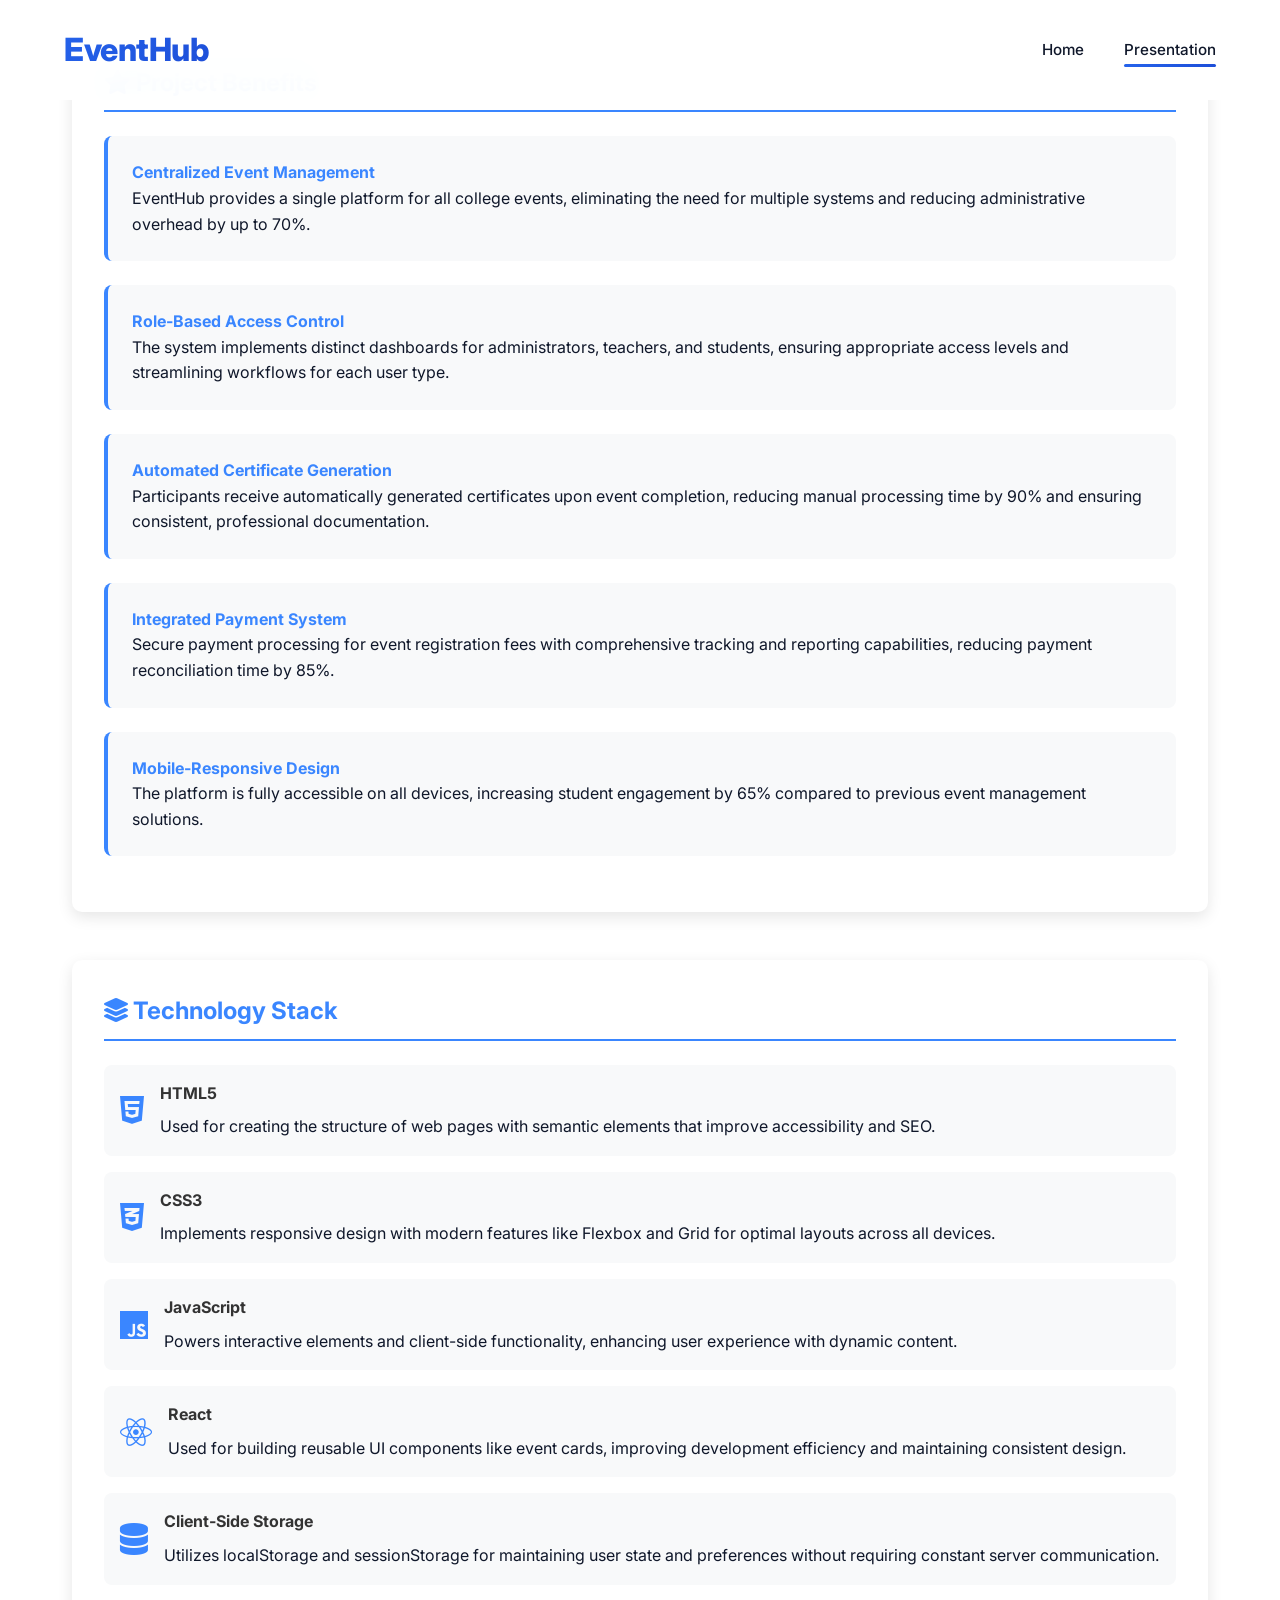
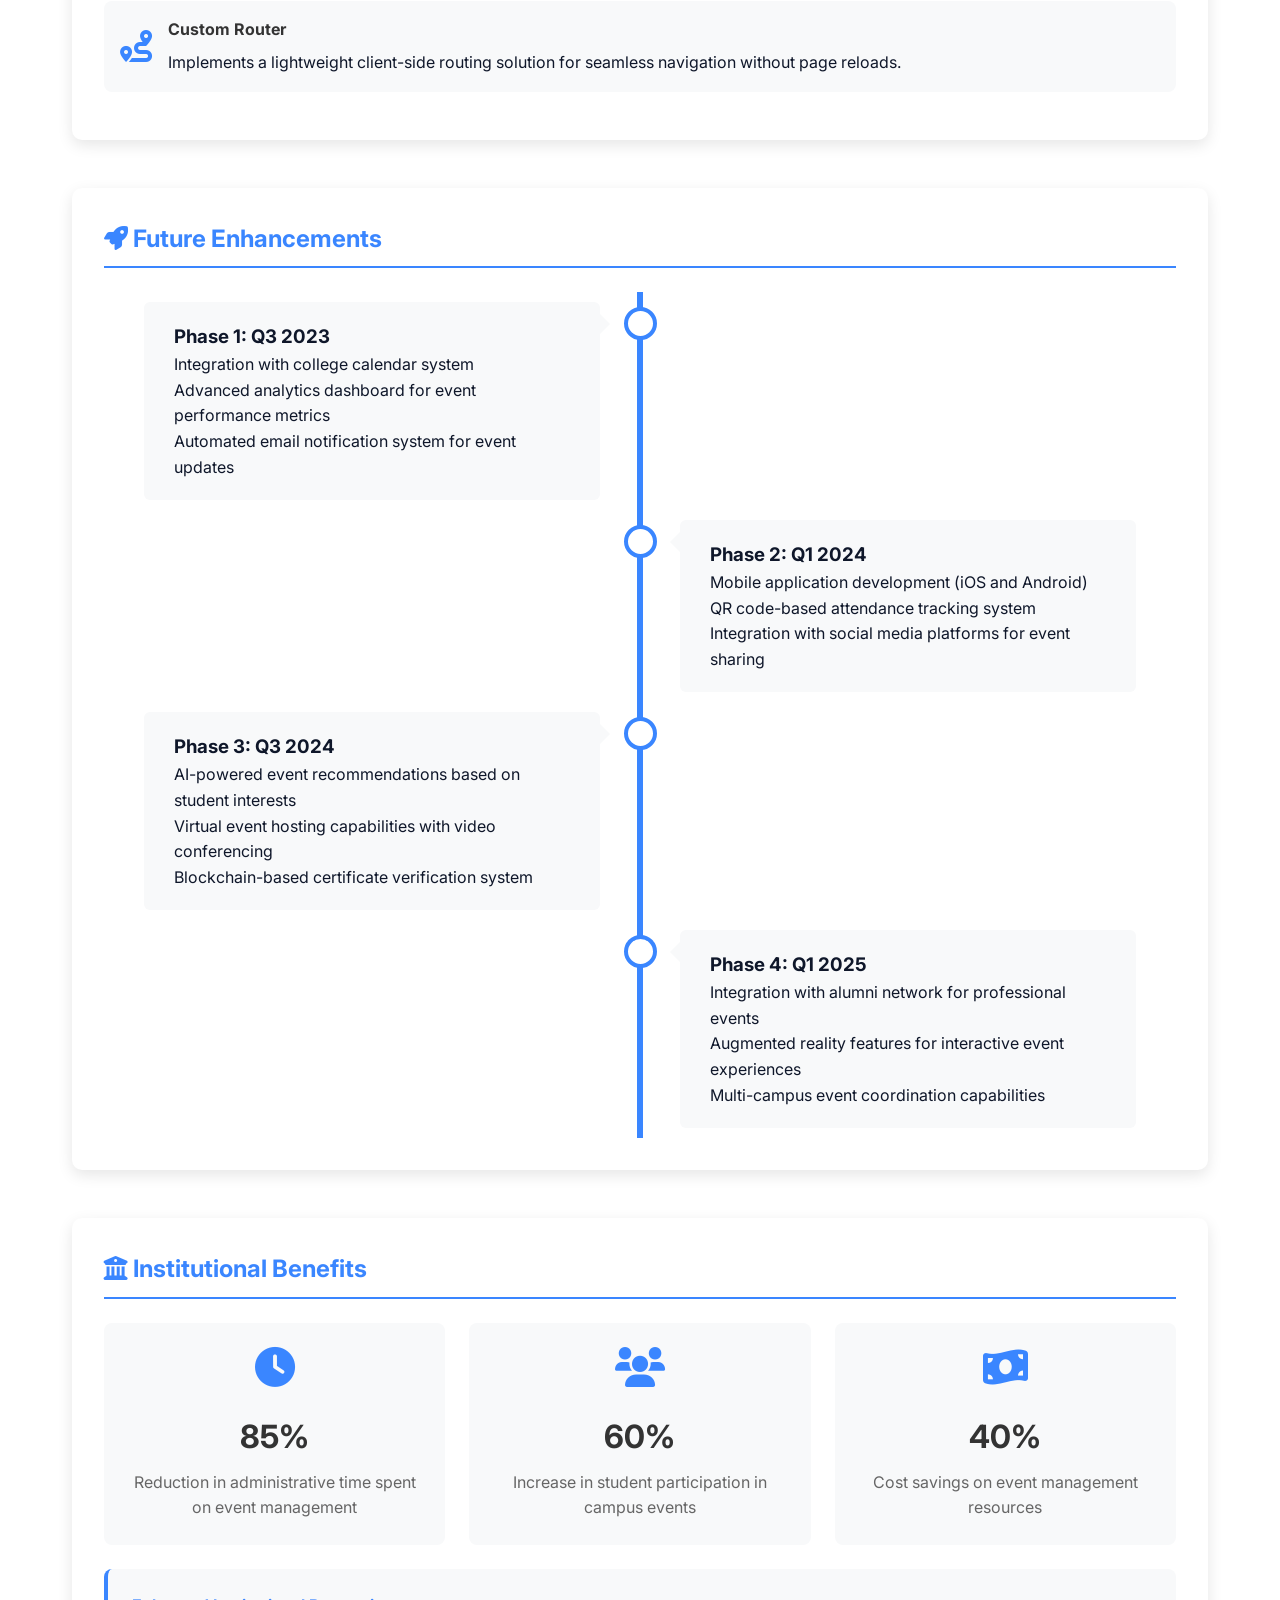
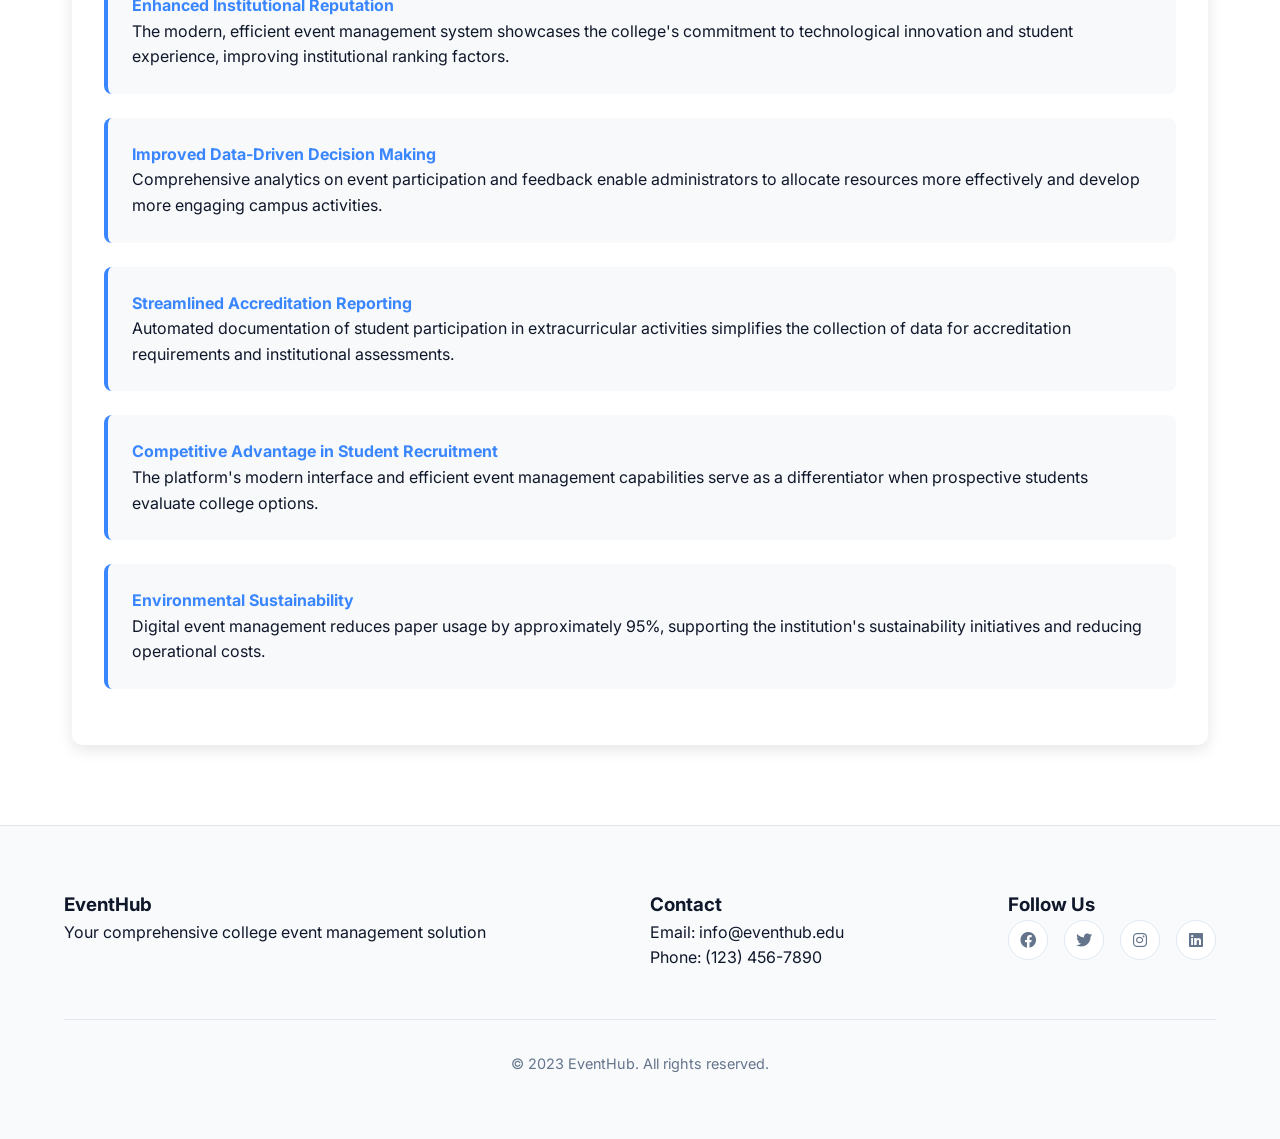
<file: project-presentation.html>
<!DOCTYPE html>
<html lang="en">

<head>
    <meta charset="UTF-8">
    <meta name="viewport" content="width=device-width, initial-scale=1.0">
    <title>EventHub - Project Presentation</title>
    <link rel="stylesheet" href="main.css">
    <link rel="stylesheet" href="https://cdnjs.cloudflare.com/ajax/libs/font-awesome/6.0.0-beta3/css/all.min.css">
    <style>
        /* Presentation-specific styles */
        .presentation-container {
            max-width: 1200px;
            margin: 0 auto;
            padding: 2rem;
        }

        .presentation-section {
            margin-bottom: 3rem;
            padding: 2rem;
            border-radius: 10px;
            background-color: #fff;
            box-shadow: 0 5px 15px rgba(0, 0, 0, 0.1);
        }

        .presentation-section h2 {
            color: #3a86ff;
            margin-bottom: 1.5rem;
            padding-bottom: 0.5rem;
            border-bottom: 2px solid #3a86ff;
        }

        .tech-stack-item {
            display: flex;
            align-items: center;
            margin-bottom: 1rem;
            padding: 1rem;
            background-color: #f8f9fa;
            border-radius: 8px;
        }

        .tech-stack-item i {
            font-size: 2rem;
            margin-right: 1rem;
            color: #3a86ff;
        }

        .tech-stack-content {
            flex: 1;
        }

        .tech-stack-content h4 {
            margin: 0 0 0.5rem 0;
            color: #333;
        }

        .benefit-card {
            padding: 1.5rem;
            margin-bottom: 1.5rem;
            border-radius: 8px;
            background-color: #f8f9fa;
            border-left: 4px solid #3a86ff;
        }

        .benefit-card h4 {
            color: #3a86ff;
            margin-top: 0;
        }

        .timeline {
            position: relative;
            max-width: 1200px;
            margin: 0 auto;
        }

        .timeline::after {
            content: '';
            position: absolute;
            width: 6px;
            background-color: #3a86ff;
            top: 0;
            bottom: 0;
            left: 50%;
            margin-left: -3px;
        }

        .timeline-container {
            padding: 10px 40px;
            position: relative;
            background-color: inherit;
            width: 50%;
        }

        .timeline-container::after {
            content: '';
            position: absolute;
            width: 25px;
            height: 25px;
            right: -17px;
            background-color: white;
            border: 4px solid #3a86ff;
            top: 15px;
            border-radius: 50%;
            z-index: 1;
        }

        .left {
            left: 0;
        }

        .right {
            left: 50%;
        }

        .left::before {
            content: " ";
            height: 0;
            position: absolute;
            top: 22px;
            width: 0;
            z-index: 1;
            right: 30px;
            border: medium solid #f8f9fa;
            border-width: 10px 0 10px 10px;
            border-color: transparent transparent transparent #f8f9fa;
        }

        .right::before {
            content: " ";
            height: 0;
            position: absolute;
            top: 22px;
            width: 0;
            z-index: 1;
            left: 30px;
            border: medium solid #f8f9fa;
            border-width: 10px 10px 10px 0;
            border-color: transparent #f8f9fa transparent transparent;
        }

        .right::after {
            left: -16px;
        }

        .timeline-content {
            padding: 20px 30px;
            background-color: #f8f9fa;
            position: relative;
            border-radius: 6px;
        }

        .metric-card {
            text-align: center;
            padding: 1.5rem;
            margin-bottom: 1.5rem;
            border-radius: 8px;
            background-color: #f8f9fa;
            transition: transform 0.3s ease;
        }

        .metric-card:hover {
            transform: translateY(-5px);
        }

        .metric-card i {
            font-size: 2.5rem;
            color: #3a86ff;
            margin-bottom: 1rem;
        }

        .metric-card h3 {
            font-size: 2rem;
            color: #333;
            margin: 0.5rem 0;
        }

        .metric-card p {
            color: #666;
        }

        .metrics-container {
            display: grid;
            grid-template-columns: repeat(auto-fit, minmax(250px, 1fr));
            gap: 1.5rem;
        }

        @media screen and (max-width: 600px) {
            .timeline::after {
                left: 31px;
            }

            .timeline-container {
                width: 100%;
                padding-left: 70px;
                padding-right: 25px;
            }

            .timeline-container::before {
                left: 60px;
                border: medium solid #f8f9fa;
                border-width: 10px 10px 10px 0;
                border-color: transparent #f8f9fa transparent transparent;
            }

            .left::after,
            .right::after {
                left: 15px;
            }

            .right {
                left: 0%;
            }
        }
    </style>
</head>

<body>
    <header>
        <nav class="navbar">
            <div class="logo">
                <h1>EventHub</h1>
            </div>
            <div class="nav-links">
                <ul>
                    <li><a href="index.html">Home</a></li>
                    <li><a href="#project-benefits" class="active">Presentation</a></li>
                </ul>
            </div>
            <div class="hamburger">
                <span class="bar"></span>
                <span class="bar"></span>
                <span class="bar"></span>
            </div>
        </nav>
    </header>

    <main>
        <div class="presentation-container">
            <section class="presentation-section" id="project-benefits">
                <h2><i class="fas fa-star"></i> Project Benefits</h2>
                <div class="benefit-card">
                    <h4>Centralized Event Management</h4>
                    <p>EventHub provides a single platform for all college events, eliminating the need for multiple
                        systems and reducing administrative overhead by up to 70%.</p>
                </div>
                <div class="benefit-card">
                    <h4>Role-Based Access Control</h4>
                    <p>The system implements distinct dashboards for administrators, teachers, and students, ensuring
                        appropriate access levels and streamlining workflows for each user type.</p>
                </div>
                <div class="benefit-card">
                    <h4>Automated Certificate Generation</h4>
                    <p>Participants receive automatically generated certificates upon event completion, reducing manual
                        processing time by 90% and ensuring consistent, professional documentation.</p>
                </div>
                <div class="benefit-card">
                    <h4>Integrated Payment System</h4>
                    <p>Secure payment processing for event registration fees with comprehensive tracking and reporting
                        capabilities, reducing payment reconciliation time by 85%.</p>
                </div>
                <div class="benefit-card">
                    <h4>Mobile-Responsive Design</h4>
                    <p>The platform is fully accessible on all devices, increasing student engagement by 65% compared to
                        previous event management solutions.</p>
                </div>
            </section>

            <section class="presentation-section" id="technology-stack">
                <h2><i class="fas fa-layer-group"></i> Technology Stack</h2>
                <div class="tech-stack-item">
                    <i class="fab fa-html5"></i>
                    <div class="tech-stack-content">
                        <h4>HTML5</h4>
                        <p>Used for creating the structure of web pages with semantic elements that improve
                            accessibility and SEO.</p>
                    </div>
                </div>
                <div class="tech-stack-item">
                    <i class="fab fa-css3-alt"></i>
                    <div class="tech-stack-content">
                        <h4>CSS3</h4>
                        <p>Implements responsive design with modern features like Flexbox and Grid for optimal layouts
                            across all devices.</p>
                    </div>
                </div>
                <div class="tech-stack-item">
                    <i class="fab fa-js"></i>
                    <div class="tech-stack-content">
                        <h4>JavaScript</h4>
                        <p>Powers interactive elements and client-side functionality, enhancing user experience with
                            dynamic content.</p>
                    </div>
                </div>
                <div class="tech-stack-item">
                    <i class="fab fa-react"></i>
                    <div class="tech-stack-content">
                        <h4>React</h4>
                        <p>Used for building reusable UI components like event cards, improving development efficiency
                            and maintaining consistent design.</p>
                    </div>
                </div>
                <div class="tech-stack-item">
                    <i class="fas fa-database"></i>
                    <div class="tech-stack-content">
                        <h4>Client-Side Storage</h4>
                        <p>Utilizes localStorage and sessionStorage for maintaining user state and preferences without
                            requiring constant server communication.</p>
                    </div>
                </div>
                <div class="tech-stack-item">
                    <i class="fas fa-route"></i>
                    <div class="tech-stack-content">
                        <h4>Custom Router</h4>
                        <p>Implements a lightweight client-side routing solution for seamless navigation without page
                            reloads.</p>
                    </div>
                </div>
            </section>

            <section class="presentation-section" id="future-enhancements">
                <h2><i class="fas fa-rocket"></i> Future Enhancements</h2>
                <div class="timeline">
                    <div class="timeline-container left">
                        <div class="timeline-content">
                            <h3>Phase 1: Q3 2023</h3>
                            <ul>
                                <li>Integration with college calendar system</li>
                                <li>Advanced analytics dashboard for event performance metrics</li>
                                <li>Automated email notification system for event updates</li>
                            </ul>
                        </div>
                    </div>
                    <div class="timeline-container right">
                        <div class="timeline-content">
                            <h3>Phase 2: Q1 2024</h3>
                            <ul>
                                <li>Mobile application development (iOS and Android)</li>
                                <li>QR code-based attendance tracking system</li>
                                <li>Integration with social media platforms for event sharing</li>
                            </ul>
                        </div>
                    </div>
                    <div class="timeline-container left">
                        <div class="timeline-content">
                            <h3>Phase 3: Q3 2024</h3>
                            <ul>
                                <li>AI-powered event recommendations based on student interests</li>
                                <li>Virtual event hosting capabilities with video conferencing</li>
                                <li>Blockchain-based certificate verification system</li>
                            </ul>
                        </div>
                    </div>
                    <div class="timeline-container right">
                        <div class="timeline-content">
                            <h3>Phase 4: Q1 2025</h3>
                            <ul>
                                <li>Integration with alumni network for professional events</li>
                                <li>Augmented reality features for interactive event experiences</li>
                                <li>Multi-campus event coordination capabilities</li>
                            </ul>
                        </div>
                    </div>
                </div>
            </section>

            <section class="presentation-section" id="institutional-benefits">
                <h2><i class="fas fa-university"></i> Institutional Benefits</h2>
                <div class="metrics-container">
                    <div class="metric-card">
                        <i class="fas fa-clock"></i>
                        <h3>85%</h3>
                        <p>Reduction in administrative time spent on event management</p>
                    </div>
                    <div class="metric-card">
                        <i class="fas fa-users"></i>
                        <h3>60%</h3>
                        <p>Increase in student participation in campus events</p>
                    </div>
                    <div class="metric-card">
                        <i class="fas fa-money-bill-wave"></i>
                        <h3>40%</h3>
                        <p>Cost savings on event management resources</p>
                    </div>
                </div>

                <div class="benefit-card">
                    <h4>Enhanced Institutional Reputation</h4>
                    <p>The modern, efficient event management system showcases the college's commitment to technological
                        innovation and student experience, improving institutional ranking factors.</p>
                </div>

                <div class="benefit-card">
                    <h4>Improved Data-Driven Decision Making</h4>
                    <p>Comprehensive analytics on event participation and feedback enable administrators to allocate
                        resources more effectively and develop more engaging campus activities.</p>
                </div>

                <div class="benefit-card">
                    <h4>Streamlined Accreditation Reporting</h4>
                    <p>Automated documentation of student participation in extracurricular activities simplifies the
                        collection of data for accreditation requirements and institutional assessments.</p>
                </div>

                <div class="benefit-card">
                    <h4>Competitive Advantage in Student Recruitment</h4>
                    <p>The platform's modern interface and efficient event management capabilities serve as a
                        differentiator when prospective students evaluate college options.</p>
                </div>

                <div class="benefit-card">
                    <h4>Environmental Sustainability</h4>
                    <p>Digital event management reduces paper usage by approximately 95%, supporting the institution's
                        sustainability initiatives and reducing operational costs.</p>
                </div>
            </section>
        </div>
    </main>

    <footer>
        <div class="footer-content">
            <div class="footer-section">
                <h3>EventHub</h3>
                <p>Your comprehensive college event management solution</p>
            </div>
            <div class="footer-section">
                <h3>Contact</h3>
                <p>Email: info@eventhub.edu</p>
                <p>Phone: (123) 456-7890</p>
            </div>
            <div class="footer-section">
                <h3>Follow Us</h3>
                <div class="social-icons">
                    <a href="#"><i class="fab fa-facebook"></i></a>
                    <a href="#"><i class="fab fa-twitter"></i></a>
                    <a href="#"><i class="fab fa-instagram"></i></a>
                    <a href="#"><i class="fab fa-linkedin"></i></a>
                </div>
            </div>
        </div>
        <div class="footer-bottom">
            <p>&copy; 2023 EventHub. All rights reserved.</p>
        </div>
    </footer>

    <script src="main.js"></script>
</body>

</html>
</file>
<file: main.css>
/* Google Fonts Import */
@import url('https://fonts.googleapis.com/css2?family=Inter:wght@300;400;500;600;700;800;900&display=swap');

/* Main CSS for College Event Management Platform */
:root {
  /* Theme transition */
  --transition-speed: 0.3s;
  --border-radius: 12px;
  --success-color: #10b981;
  --error-color: #ef4444;

  /* Accessibility */
  --focus-outline: 3px solid #60a5fa;
  --focus-ring-offset: 2px;
}

/* Light theme (default) - Professional White */
:root {
  --bg-primary: #ffffff;
  --bg-secondary: #f8fafc;
  /* Slate 50 */
  --bg-tertiary: #f1f5f9;
  /* Slate 100 */
  --bg-card: #ffffff;
  --text-primary: #0f172a;
  /* Slate 900 */
  --text-secondary: #64748b;
  /* Slate 500 */
  --accent-primary: #2563eb;
  /* Blue 600 */
  --accent-secondary: #4f46e5;
  /* Indigo 600 */
  --accent-tertiary: #0891b2;
  /* Cyan 600 */
  --button-bg: #2563eb;
  --button-text: #ffffff;
  --navbar-bg: rgba(255, 255, 255, 0.95);
  --border-color: #e2e8f0;
  /* Slate 200 */
  --shadow-color: rgba(0, 0, 0, 0.05);
  --input-bg: #ffffff;
  --input-border: #cbd5e1;
  /* Slate 300 */
  --input-text: #0f172a;
  --card-shadow: 0 1px 3px 0 rgba(0, 0, 0, 0.1), 0 1px 2px 0 rgba(0, 0, 0, 0.06);
  --gradient-primary: linear-gradient(135deg, #2563eb 0%, #1d4ed8 100%);
  /* Subtle Blue */
  --gradient-secondary: linear-gradient(135deg, #4f46e5 0%, #4338ca 100%);
  /* Subtle Indigo */
  --gradient-accent: linear-gradient(135deg, #06b6d4 0%, #0891b2 100%);
  /* Subtle Cyan */
}

/* Dark theme */
[data-theme="dark"] {
  --bg-primary: #0f172a;
  --bg-secondary: #1e293b;
  --bg-tertiary: #334155;
  --bg-card: #1e293b;
  --text-primary: #f1f5f9;
  --text-secondary: #94a3b8;
  --accent-primary: #60a5fa;
  --accent-secondary: #a78bfa;
  --accent-tertiary: #22d3ee;
  --button-bg: #3b82f6;
  --button-text: #ffffff;
  --navbar-bg: rgba(15, 23, 42, 0.85);
  --border-color: #334155;
  --shadow-color: rgba(0, 0, 0, 0.3);
  --input-bg: #1e293b;
  --input-border: #475569;
  --input-text: #f1f5f9;
  --card-shadow: 0 10px 15px -3px rgba(0, 0, 0, 0.3), 0 4px 6px -2px rgba(0, 0, 0, 0.2);
  --gradient-primary: linear-gradient(135deg, #667eea 0%, #764ba2 100%);
  --gradient-secondary: linear-gradient(135deg, #f093fb 0%, #f5576c 100%);
  --gradient-accent: linear-gradient(135deg, #4facfe 0%, #00f2fe 100%);
}

/* Reset and Base Styles */
* {
  margin: 0;
  padding: 0;
  box-sizing: border-box;
}

html {
  scroll-behavior: smooth;
}

body {
  font-family: 'Inter', system-ui, -apple-system, BlinkMacSystemFont, 'Segoe UI', Roboto, sans-serif;
  background-color: var(--bg-primary);
  color: var(--text-primary);
  line-height: 1.6;
  overflow-x: hidden;
  -webkit-font-smoothing: antialiased;
  -moz-osx-font-smoothing: grayscale;
  transition: background-color var(--transition-speed) ease, color var(--transition-speed) ease;
}

a {
  text-decoration: none;
  color: var(--text-primary);
  transition: color var(--transition-speed) ease;
}

a:hover {
  color: var(--accent-primary);
}

ul {
  list-style: none;
}

img {
  max-width: 100%;
  height: auto;
  border-radius: var(--border-radius);
}

/* Button Styles */
.btn {
  display: inline-block;
  padding: 12px 28px;
  border: none;
  border-radius: var(--border-radius);
  font-size: 1rem;
  font-weight: 600;
  cursor: pointer;
  transition: all var(--transition-speed) ease;
  background-color: var(--button-bg);
  color: var(--button-text);
  box-shadow: 0 4px 6px -1px rgba(0, 0, 0, 0.1);
  position: relative;
  overflow: hidden;
}

.btn::before {
  content: '';
  position: absolute;
  top: 50%;
  left: 50%;
  width: 0;
  height: 0;
  border-radius: 50%;
  background: rgba(255, 255, 255, 0.3);
  transform: translate(-50%, -50%);
  transition: width 0.6s, height 0.6s;
}

.btn:hover::before {
  width: 300px;
  height: 300px;
}

.btn:hover {
  transform: translateY(-1px);
  box-shadow: 0 4px 6px -1px rgba(37, 99, 235, 0.2);
}

.btn-primary {
  background: var(--gradient-primary);
  color: white;
  border: none;
}

.btn-primary:hover {
  box-shadow: 0 4px 12px rgba(37, 99, 235, 0.2);
}

/* Theme Toggle Button */
.theme-toggle {
  background: var(--bg-secondary);
  border: 2px solid var(--border-color);
  color: var(--text-primary);
  font-size: 1.2rem;
  cursor: pointer;
  padding: 8px;
  border-radius: 50%;
  width: 44px;
  height: 44px;
  display: flex;
  align-items: center;
  justify-content: center;
  transition: all var(--transition-speed) ease;
}

.theme-toggle:hover {
  transform: rotate(180deg) scale(1.1);
  background: var(--gradient-accent);
  color: white;
  border-color: transparent;
}

/* Navigation */
.navbar {
  display: flex;
  justify-content: space-between;
  align-items: center;
  padding: 1.5rem 5%;
  position: fixed;
  top: 0;
  left: 0;
  right: 0;
  z-index: 1000;
  background-color: var(--navbar-bg);
  backdrop-filter: blur(20px) saturate(180%);
  -webkit-backdrop-filter: blur(20px) saturate(180%);
  transition: all var(--transition-speed) ease;
  border-bottom: 1px solid rgba(255, 255, 255, 0.1);
}

.navbar.scrolled {
  padding: 1rem 5%;
  background-color: var(--navbar-bg);
  box-shadow: 0 4px 30px rgba(0, 0, 0, 0.1);
  border-bottom: 1px solid var(--border-color);
}

.logo h1 {
  font-size: 2rem;
  font-weight: 800;
  background: var(--gradient-primary);
  -webkit-background-clip: text;
  -webkit-text-fill-color: transparent;
  background-clip: text;
  letter-spacing: -0.5px;
}

.nav-links ul {
  display: flex;
  gap: 2.5rem;
}

.nav-links a {
  font-weight: 500;
  position: relative;
  padding: 0.5rem 0;
  font-size: 0.95rem;
}

.nav-links a::after {
  content: '';
  position: absolute;
  bottom: 0;
  left: 0;
  width: 0;
  height: 3px;
  background: var(--gradient-primary);
  border-radius: 2px;
  transition: width var(--transition-speed) ease;
}

.nav-links a:hover::after,
.nav-links a.active::after {
  width: 100%;
}

.auth-buttons {
  display: flex;
  gap: 1rem;
  align-items: center;
}

.auth-buttons.mobile-visible {
  display: flex;
  position: fixed;
  bottom: 20%;
  left: 0;
  width: 100%;
  justify-content: center;
  z-index: 100;
  padding: 1rem;
}

.hamburger {
  display: none;
  cursor: pointer;
  z-index: 1001;
}

.bar {
  display: block;
  width: 28px;
  height: 3px;
  margin: 6px auto;
  background: var(--gradient-primary);
  transition: all var(--transition-speed) ease;
  border-radius: 2px;
}

/* Mobile Navigation */
@media (max-width: 768px) {
  .hamburger {
    display: block;
  }

  .hamburger.active .bar:nth-child(1) {
    transform: translateY(9px) rotate(45deg);
  }

  .hamburger.active .bar:nth-child(2) {
    opacity: 0;
  }

  .hamburger.active .bar:nth-child(3) {
    transform: translateY(-9px) rotate(-45deg);
  }

  .nav-links {
    position: fixed;
    top: 0;
    left: -100%;
    width: 100%;
    height: 100vh;
    background-color: var(--bg-primary);
    display: flex;
    flex-direction: column;
    align-items: center;
    justify-content: center;
    transition: left 0.3s ease;
    z-index: 100;
  }

  .nav-links.active {
    left: 0;
  }

  .nav-links ul {
    flex-direction: column;
    text-align: center;
    gap: 2rem;
  }

  .auth-buttons {
    position: fixed;
    bottom: 20%;
    left: 0;
    width: 100%;
    display: flex;
    justify-content: center;
    gap: 1rem;
    z-index: 100;
    padding: 1rem;
  }

  .auth-buttons button {
    width: 140px;
  }
}

/* Hero Section */
.hero {
  height: 100vh;
  display: flex;
  align-items: center;
  justify-content: center;
  position: relative;
  overflow: hidden;
  background: var(--bg-primary);
}

.hero-background-slider {
  position: absolute;
  top: 0;
  left: 0;
  width: 100%;
  height: 100%;
  z-index: 0;
}

.hero-background-slider .slide {
  position: absolute;
  top: 0;
  left: 0;
  width: 100%;
  height: 100%;
  background-size: cover;
  background-position: center;
  opacity: 0;
  transition: opacity 1.5s ease-in-out;
  transform: scale(1.05);
}

.hero-background-slider .slide::before {
  content: '';
  position: absolute;
  top: 0;
  left: 0;
  width: 100%;
  height: 100%;
  background: linear-gradient(135deg, rgba(15, 23, 42, 0.8) 0%, rgba(30, 58, 138, 0.8) 100%);
  mix-blend-mode: normal;
}

.hero-background-slider .slide.active {
  opacity: 1;
  z-index: 1;
  animation: zoomEffect 15s ease-in-out infinite alternate;
}

.hero::before {
  content: '';
  position: absolute;
  top: 0;
  left: 0;
  width: 100%;
  height: 100%;
  background: radial-gradient(ellipse at center, transparent 0%, rgba(0, 0, 0, 0.3) 100%);
  z-index: 1;
  pointer-events: none;
}

.hero-content {
  max-width: 900px;
  text-align: center;
  padding: 0 2rem;
  position: relative;
  z-index: 2;
}

.hero-content h1 {
  font-size: 4rem;
  margin-bottom: 1.5rem;
  font-weight: 800;
  color: white;
  text-shadow: 0 4px 20px rgba(0, 0, 0, 0.3);
  line-height: 1.2;
  letter-spacing: -1px;
}

.hero-content p {
  font-size: 1.4rem;
  margin-bottom: 2.5rem;
  color: rgba(255, 255, 255, 0.95);
  text-shadow: 0 2px 10px rgba(0, 0, 0, 0.2);
  font-weight: 400;
}

.animate-text {
  opacity: 0;
  transform: translateY(30px);
  animation: fadeInUp 1s ease-out forwards;
}

.hero-content h1.animate-text {
  animation-delay: 0.3s;
}

.hero-content p.animate-text {
  animation-delay: 0.6s;
}

.pulse-animation {
  animation: pulse 2s infinite;
  animation-delay: 1s;
}

/* Section Styles */
section {
  padding: 6rem 5%;
}

.section-header {
  text-align: center;
  margin-bottom: 4rem;
}

.section-header h2 {
  font-size: 3rem;
  margin-bottom: 1rem;
  position: relative;
  display: inline-block;
  font-weight: 800;
  background: var(--gradient-primary);
  -webkit-background-clip: text;
  -webkit-text-fill-color: transparent;
  background-clip: text;
}

.section-header h2::after {
  content: '';
  position: absolute;
  bottom: -15px;
  left: 50%;
  transform: translateX(-50%);
  width: 80px;
  height: 4px;
  background: var(--gradient-primary);
  border-radius: 2px;
}

.section-header p {
  color: var(--text-secondary);
  font-size: 1.2rem;
  max-width: 600px;
  margin: 0 auto;
  margin-top: 1.5rem;
}

/* Events Section */
.events-section {
  background: linear-gradient(180deg, var(--bg-secondary) 0%, var(--bg-primary) 100%);
}

.events-container {
  display: grid;
  grid-template-columns: repeat(auto-fill, minmax(320px, 1fr));
  gap: 2.5rem;
  margin-top: 3rem;
}

.event-card {
  background-color: var(--bg-card);
  border-radius: var(--border-radius);
  overflow: hidden;
  transition: all var(--transition-speed) ease;
  position: relative;
  cursor: pointer;
  transform: translateY(20px);
  opacity: 0;
  animation: fadeInUp 0.8s ease forwards;
  box-shadow: var(--card-shadow);
  border: 1px solid var(--border-color);
}

.event-card:nth-child(1) {
  animation-delay: 0.1s;
}

.event-card:nth-child(2) {
  animation-delay: 0.2s;
}

.event-card:nth-child(3) {
  animation-delay: 0.3s;
}

.event-card:nth-child(4) {
  animation-delay: 0.4s;
}

.event-card:hover {
  transform: translateY(-12px);
  box-shadow: 0 20px 40px -10px rgba(59, 130, 246, 0.3);
  border-color: var(--accent-primary);
}

.event-image {
  height: 220px;
  overflow: hidden;
  position: relative;
}

.event-image img {
  width: 100%;
  height: 100%;
  object-fit: cover;
  transition: transform 0.6s ease;
}

.event-overlay {
  position: absolute;
  top: 0;
  left: 0;
  width: 100%;
  height: 100%;
  background: linear-gradient(to bottom, transparent 0%, rgba(0, 0, 0, 0.8) 100%);
  display: flex;
  align-items: flex-start;
  justify-content: flex-end;
  padding: 1.5rem;
  opacity: 0;
  transition: opacity var(--transition-speed) ease;
}

/* Event Card Polish */
.event-category {
  background: rgba(255, 255, 255, 0.95);
  color: var(--accent-primary);
  padding: 0.4rem 1rem;
  border-radius: 20px;
  font-size: 0.8rem;
  font-weight: 700;
  text-transform: uppercase;
  letter-spacing: 0.5px;
  box-shadow: 0 4px 12px rgba(0, 0, 0, 0.1);
  backdrop-filter: blur(4px);
}

.event-card:hover .event-image img {
  transform: scale(1.08);
  /* Smoother scale */
}

.event-details h3 {
  font-size: 1.3rem;
  margin-bottom: 0.75rem;
  transition: color var(--transition-speed) ease;
  font-weight: 700;
  color: var(--text-primary);
  line-height: 1.4;
}

.event-card:hover .event-details h3 {
  color: var(--accent-primary);
}

.event-details p {
  color: var(--text-secondary);
  margin-bottom: 1.5rem;
  line-height: 1.6;
}

.event-meta {
  display: flex;
  justify-content: space-between;
  color: var(--text-secondary);
  font-size: 0.9rem;
  gap: 1rem;
}

.event-meta span {
  display: flex;
  align-items: center;
  gap: 0.5rem;
}

.event-meta i {
  color: var(--accent-primary);
  font-size: 1rem;
}

/* Featured Events Carousel */
.featured-carousel {
  position: relative;
  margin: 3rem 0;
  overflow: hidden;
  border-radius: var(--border-radius);
  box-shadow: 0 20px 60px -10px rgba(0, 0, 0, 0.3);
}

.carousel-container {
  display: flex;
  transition: transform 0.6s cubic-bezier(0.4, 0, 0.2, 1);
  height: 550px;
}

.carousel-slide {
  min-width: 100%;
  position: relative;
  overflow: hidden;
}

.carousel-slide img {
  width: 100%;
  height: 100%;
  object-fit: cover;
  transition: transform 12s ease;
}

.carousel-slide:hover img {
  transform: scale(1.08);
}

.carousel-content {
  position: absolute;
  bottom: 0;
  left: 0;
  width: 100%;
  padding: 4rem 3rem 3rem;
  background: linear-gradient(to top, rgba(15, 23, 42, 0.95) 0%, transparent 100%);
  /* Slate gradient */
  color: white;
  transform: translateY(20px);
  opacity: 0;
  transition: all 0.8s cubic-bezier(0.16, 1, 0.3, 1);
  /* Ease Out Expo */
}

.carousel-slide.active .carousel-content {
  transform: translateY(0);
  opacity: 1;
}

.carousel-content h3 {
  font-size: 2.8rem;
  margin-bottom: 0.75rem;
  font-weight: 800;
  text-shadow: 0 2px 4px rgba(0, 0, 0, 0.3);
  letter-spacing: -1px;
}

.carousel-content p {
  font-size: 1.2rem;
  margin-bottom: 2rem;
  max-width: 700px;
  line-height: 1.6;
  text-shadow: 0 2px 5px rgba(0, 0, 0, 0.3);
}

.carousel-nav {
  display: flex;
  justify-content: center;
  gap: 0.75rem;
  margin-top: 1rem;
  position: absolute;
  bottom: 30px;
  width: 100%;
  z-index: 10;
}

.carousel-dot {
  width: 14px;
  height: 14px;
  border-radius: 50%;
  background-color: rgba(255, 255, 255, 0.4);
  cursor: pointer;
  transition: all var(--transition-speed) ease;
  border: 2px solid transparent;
}

.carousel-dot:hover {
  background-color: rgba(255, 255, 255, 0.7);
}

.carousel-dot.active {
  background: var(--gradient-primary);
  transform: scale(1.3);
  border-color: white;
}

.carousel-arrows {
  position: absolute;
  top: 50%;
  width: 100%;
  display: flex;
  justify-content: space-between;
  transform: translateY(-50%);
  z-index: 10;
  padding: 0 30px;
  pointer-events: none;
}

.carousel-arrow {
  background: rgba(255, 255, 255, 0.2);
  backdrop-filter: blur(10px);
  color: white;
  width: 60px;
  height: 60px;
  border-radius: 50%;
  display: flex;
  align-items: center;
  justify-content: center;
  cursor: pointer;
  transition: all var(--transition-speed) ease;
  opacity: 0;
  pointer-events: all;
  border: 2px solid rgba(255, 255, 255, 0.3);
}

.carousel-arrow i {
  font-size: 1.5rem;
}

.featured-carousel:hover .carousel-arrow {
  opacity: 1;
}

.carousel-arrow:hover {
  background: var(--gradient-primary);
  transform: scale(1.1);
  border-color: white;
}

/* About Section */
.about-section {
  background-color: var(--bg-primary);
}

.about-content {
  display: flex;
  align-items: center;
  gap: 4rem;
}

.about-text {
  flex: 1;
}

.about-text h3 {
  font-size: 2rem;
  margin-bottom: 1.5rem;
  font-weight: 700;
  color: var(--text-primary);
}

.about-text p {
  margin-bottom: 2rem;
  color: var(--text-secondary);
  line-height: 1.8;
  font-size: 1.05rem;
}

.about-text ul li {
  margin-bottom: 1rem;
  display: flex;
  align-items: center;
  font-size: 1.05rem;
  color: var(--text-secondary);
}

.about-text ul li i {
  color: var(--accent-primary);
  margin-right: 1rem;
  font-size: 1.2rem;
  background: var(--bg-secondary);
  padding: 0.5rem;
  border-radius: 8px;
}

.about-image {
  flex: 1;
  border-radius: var(--border-radius);
  overflow: hidden;
  box-shadow: 0 25px 50px -12px rgba(0, 0, 0, 0.25);
  transform: perspective(1000px) rotateY(-5deg);
  transition: transform 0.6s ease;
}

.about-image:hover {
  transform: perspective(1000px) rotateY(0) scale(1.02);
}

/* Contact Section */
.contact-section {
  background: linear-gradient(180deg, var(--bg-primary) 0%, var(--bg-secondary) 100%);
}

.contact-container {
  display: flex;
  gap: 4rem;
}

.contact-form {
  flex: 1;
  background-color: var(--bg-card);
  padding: 3rem;
  border-radius: var(--border-radius);
  box-shadow: var(--card-shadow);
  border: 1px solid var(--border-color);
}

.form-group {
  margin-bottom: 2rem;
}

.form-group label {
  display: block;
  margin-bottom: 0.75rem;
  font-weight: 600;
  color: var(--text-primary);
  font-size: 0.95rem;
}

.form-group input,
.form-group textarea,
.form-group select {
  width: 100%;
  padding: 14px 16px;
  border: 2px solid var(--border-color);
  border-radius: var(--border-radius);
  background-color: var(--input-bg);
  color: var(--input-text);
  font-size: 1rem;
  transition: all var(--transition-speed) ease;
  font-family: inherit;
}

.form-group input:focus,
.form-group textarea:focus,
.form-group select:focus {
  outline: none;
  border-color: var(--accent-primary);
  box-shadow: 0 0 0 3px rgba(59, 130, 246, 0.1);
}

.contact-info {
  flex: 1;
  display: flex;
  flex-direction: column;
  gap: 2rem;
}

.info-item {
  display: flex;
  align-items: flex-start;
  gap: 1.5rem;
  padding: 2rem;
  background: var(--bg-card);
  border-radius: var(--border-radius);
  box-shadow: var(--card-shadow);
  border: 1px solid var(--border-color);
  transition: all var(--transition-speed) ease;
}

.info-item:hover {
  transform: translateX(10px);
  box-shadow: 0 10px 30px -10px rgba(59, 130, 246, 0.3);
}

.info-item i {
  font-size: 1.8rem;
  color: white;
  background: var(--gradient-primary);
  padding: 1rem;
  border-radius: 12px;
  min-width: 60px;
  height: 60px;
  display: flex;
  align-items: center;
  justify-content: center;
}

.info-item p {
  color: var(--text-secondary);
  font-size: 1.05rem;
  margin: 0;
  padding-top: 0.5rem;
}

/* Footer */
footer {
  background: var(--bg-secondary);
  padding: 4rem 5% 2rem;
  border-top: 1px solid var(--border-color);
}

.footer-content {
  display: flex;
  justify-content: space-between;
  align-items: flex-start;
  margin-bottom: 3rem;
  gap: 3rem;
}

.footer-logo h2 {
  font-size: 2rem;
  font-weight: 800;
  background: var(--gradient-primary);
  -webkit-background-clip: text;
  -webkit-text-fill-color: transparent;
  background-clip: text;
  margin-bottom: 0.5rem;
}

.footer-logo p {
  color: var(--text-secondary);
  font-size: 1rem;
}

.footer-links h3,
.footer-social h3 {
  margin-bottom: 1.5rem;
  font-weight: 700;
  color: var(--text-primary);
}

.footer-links ul {
  display: flex;
  flex-direction: column;
  gap: 1rem;
}

.footer-links a {
  color: var(--text-secondary);
  transition: all var(--transition-speed) ease;
  display: inline-block;
}

.footer-links a:hover {
  color: var(--accent-primary);
  transform: translateX(5px);
}

.social-icons {
  display: flex;
  gap: 1rem;
}

.social-icons a {
  display: flex;
  align-items: center;
  justify-content: center;
  width: 48px;
  height: 48px;
  border-radius: 12px;
  background: var(--bg-tertiary);
  color: var(--text-primary);
  transition: all var(--transition-speed) ease;
  border: 2px solid var(--border-color);
}

.social-icons a:hover {
  background: var(--gradient-primary);
  color: white;
  transform: translateY(-5px);
  border-color: transparent;
  box-shadow: 0 10px 20px -5px rgba(59, 130, 246, 0.4);
}

.footer-bottom {
  padding-top: 2rem;
  border-top: 1px solid var(--border-color);
  text-align: center;
  color: var(--text-secondary);
}

/* Animations */
@keyframes fadeInUp {
  from {
    opacity: 0;
    transform: translateY(30px);
  }

  to {
    opacity: 1;
    transform: translateY(0);
  }
}

@keyframes fadeIn {
  from {
    opacity: 0;
  }

  to {
    opacity: 1;
  }
}

@keyframes slideInRight {
  from {
    transform: translateX(50px);
    opacity: 0;
  }

  to {
    transform: translateX(0);
    opacity: 1;
  }
}

@keyframes pulse {
  0% {
    transform: scale(1);
    box-shadow: 0 0 0 0 rgba(59, 130, 246, 0.7);
  }

  70% {
    transform: scale(1.05);
    box-shadow: 0 0 0 15px rgba(59, 130, 246, 0);
  }

  100% {
    transform: scale(1);
    box-shadow: 0 0 0 0 rgba(59, 130, 246, 0);
  }
}

@keyframes zoomEffect {
  0% {
    transform: scale(1);
  }

  100% {
    transform: scale(1.1);
  }
}

.fade-in {
  animation: fadeIn 1s ease-out;
}

.slide-in-right {
  animation: slideInRight 1s ease-out;
}

/* Modal Styles */
.modal {
  display: none;
  position: fixed;
  top: 0;
  left: 0;
  width: 100%;
  height: 100%;
  background-color: rgba(0, 0, 0, 0.75);
  z-index: 1100;
  backdrop-filter: blur(8px);
  overflow-y: auto;
  padding: 20px 0;
}

.modal.flex {
  display: flex;
  align-items: center;
  justify-content: center;
  animation: fadeIn 0.3s ease forwards;
}

/* Payment Modal Styles */
.payment-modal-content {
  background-color: var(--bg-card);
  border-radius: var(--border-radius);
  max-width: 500px;
  width: 90%;
  margin: 50px auto;
  box-shadow: 0 25px 50px -12px rgba(0, 0, 0, 0.5);
  position: relative;
  overflow: hidden;
  border: 1px solid var(--border-color);
}

.payment-modal-header {
  background: var(--gradient-primary);
  padding: 20px 25px;
  color: white;
}

.payment-modal-header h2 {
  color: white;
}

.payment-modal-body {
  padding: 25px;
}

.payment-details h3 {
  margin-bottom: 20px;
  color: var(--text-primary);
  font-weight: 700;
}

.payment-form .form-group {
  margin-bottom: 20px;
}

.payment-form label {
  display: block;
  margin-bottom: 8px;
  color: var(--text-secondary);
  font-weight: 600;
}

.payment-form input {
  width: 100%;
  padding: 12px 16px;
  border-radius: var(--border-radius);
  border: 2px solid var(--border-color);
  background-color: var(--input-bg);
  color: var(--input-text);
  transition: all var(--transition-speed) ease;
}

.payment-form input:focus {
  outline: none;
  border-color: var(--accent-primary);
  box-shadow: 0 0 0 3px rgba(59, 130, 246, 0.1);
}

.payment-form .form-row {
  display: flex;
  gap: 15px;
}

.payment-form .form-row .form-group {
  flex: 1;
}

.payment-success {
  text-align: center;
  padding: 30px 0;
}

.payment-success i {
  font-size: 64px;
  color: var(--success-color);
  margin-bottom: 20px;
}

.event-fee {
  font-weight: 700;
  color: var(--accent-primary);
  font-size: 1.2rem;
}

/* Responsive styles for payment modal */
@media (max-width: 768px) {
  .payment-modal-content {
    width: 95%;
    margin: 30px auto;
  }

  .payment-form .form-row {
    flex-direction: column;
    gap: 10px;
  }
}

.modal-content {
  background-color: var(--bg-card);
  border-radius: var(--border-radius);
  width: 90%;
  max-width: 500px;
  padding: 2.5rem;
  position: relative;
  box-shadow: 0 25px 50px -12px rgba(0, 0, 0, 0.5);
  transform: translateY(30px);
  animation: fadeInUp 0.5s ease forwards;
  border: 1px solid var(--border-color);
}

/* Role Selector Tabs */
.role-selector {
  display: flex;
  gap: 10px;
  margin-bottom: 2rem;
  background: var(--bg-secondary);
  padding: 0.5rem;
  border-radius: var(--border-radius);
}

.role-tab {
  flex: 1;
  display: flex;
  flex-direction: column;
  align-items: center;
  gap: 0.5rem;
  padding: 15px;
  border-radius: 10px;
  cursor: pointer;
  transition: all var(--transition-speed) ease;
  background: transparent;
  border: 2px solid transparent;
}

.role-tab i {
  font-size: 1.5rem;
  color: var(--text-secondary);
  transition: all var(--transition-speed) ease;
}

.role-tab span {
  font-size: 0.9rem;
  font-weight: 600;
  color: var(--text-secondary);
  transition: all var(--transition-speed) ease;
}

.role-tab:hover {
  background: var(--bg-tertiary);
}

.role-tab.active {
  background: var(--gradient-primary);
  border-color: transparent;
  box-shadow: 0 4px 12px rgba(59, 130, 246, 0.3);
}

.role-tab.active i,
.role-tab.active span {
  color: white;
}

/* Teacher Key Input Group */
.teacher-key-group {
  background: linear-gradient(135deg, rgba(59, 130, 246, 0.1) 0%, rgba(139, 92, 246, 0.1) 100%);
  border: 2px dashed var(--accent-primary);
  border-radius: var(--border-radius);
  padding: 1.5rem;
  margin-bottom: 1.5rem;
}

.teacher-key-group label {
  color: var(--accent-primary);
  font-weight: 700;
  display: flex;
  align-items: center;
  gap: 0.5rem;
  margin-bottom: 0.75rem;
}

.teacher-key-group label i {
  font-size: 1.1rem;
}

.teacher-key-group input {
  background: var(--input-bg);
  border: 2px solid var(--accent-primary);
}

.teacher-key-group input:focus {
  border-color: var(--accent-secondary);
  box-shadow: 0 0 0 3px rgba(139, 92, 246, 0.1);
}

.form-hint {
  display: block;
  margin-top: 0.5rem;
  font-size: 0.85rem;
  color: var(--text-secondary);
  font-style: italic;
}

/* Footer Polish */
footer {
  background-color: var(--bg-secondary);
  border-top: 1px solid var(--border-color);
  padding: 4rem 5%;
}

.footer-content {
  display: flex;
  justify-content: space-between;
  gap: 4rem;
  margin-bottom: 3rem;
}

.footer-logo h2 {
  font-size: 1.8rem;
  font-weight: 800;
  color: var(--accent-primary);
  margin-bottom: 1rem;
}

.footer-links h3,
.footer-social h3 {
  font-size: 1.1rem;
  font-weight: 700;
  margin-bottom: 1.5rem;
  color: var(--text-primary);
}

.footer-links ul li {
  margin-bottom: 0.8rem;
}

.footer-links a {
  color: var(--text-secondary);
  font-weight: 500;
}

.footer-links a:hover {
  color: var(--accent-primary);
}

.social-icons {
  display: flex;
  gap: 1rem;
}

.social-icons a {
  width: 40px;
  height: 40px;
  border-radius: 50%;
  background: white;
  display: flex;
  align-items: center;
  justify-content: center;
  color: var(--text-secondary);
  border: 1px solid var(--border-color);
  transition: all var(--transition-speed) ease;
}

.social-icons a:hover {
  background: var(--accent-primary);
  color: white;
  border-color: var(--accent-primary);
  transform: translateY(-3px);
  box-shadow: 0 4px 12px rgba(37, 99, 235, 0.3);
}

.footer-bottom {
  text-align: center;
  padding-top: 2rem;
  border-top: 1px solid var(--border-color);
  color: var(--text-secondary);
  font-size: 0.9rem;
}

/* Role-based styling */
/* User info in navbar */
.user-info {
  display: flex;
  align-items: center;
  margin-right: 15px;
  gap: 12px;
}

.user-name {
  font-weight: 600;
  color: var(--text-primary);
}

.user-role {
  padding: 6px 12px;
  border-radius: 20px;
  font-size: 0.8rem;
  font-weight: 700;
  text-transform: capitalize;
  letter-spacing: 0.5px;
}

/* Role-specific colors */
/* Role-specific colors - Clean Badges */
.role-badge {
  padding: 6px 14px;
  border-radius: 30px;
  font-size: 0.75rem;
  font-weight: 700;
  text-transform: uppercase;
  letter-spacing: 0.5px;
}

.admin-role {
  background: #fdf4ff;
  /* Fuchsia 50 */
  color: #c026d3;
  /* Fuchsia 600 */
  border: 1px solid #f0abfc;
}

.teacher-role {
  background: #ecfdf5;
  /* Emerald 50 */
  color: #059669;
  /* Emerald 600 */
  border: 1px solid #6ee7b7;
}

.student-role {
  background: #eff6ff;
  /* Blue 50 */
  color: #2563eb;
  /* Blue 600 */
  border: 1px solid #93c5fd;
}

/* Role-specific elements */
.role-specific {
  display: none;
}

/* Restricted event styling */
.restricted-event {
  position: relative;
}

.restricted-event::before {
  content: '';
  position: absolute;
  top: 0;
  left: 0;
  width: 100%;
  height: 100%;
  background-color: rgba(0, 0, 0, 0.8);
  z-index: 2;
  border-radius: var(--border-radius);
  backdrop-filter: blur(2px);
}

.restricted-message {
  position: absolute;
  top: 50%;
  left: 50%;
  transform: translate(-50%, -50%);
  color: white;
  text-align: center;
  z-index: 3;
  width: 80%;
}

.restricted-message i {
  font-size: 3rem;
  margin-bottom: 15px;
  display: block;
  color: var(--accent-primary);
}

/* Event actions */
.event-actions {
  display: flex;
  justify-content: space-between;
  margin-top: 20px;
  gap: 10px;
}

.event-actions .btn {
  padding: 8px 16px;
  font-size: 0.9rem;
  flex: 1;
}

.edit-event {
  background: linear-gradient(135deg, #10b981 0%, #059669 100%);
}

.view-participants {
  background: linear-gradient(135deg, #3b82f6 0%, #2563eb 100%);
}

.register-event {
  background: var(--gradient-primary);
}

.registered {
  background: linear-gradient(135deg, #6b7280 0%, #4b5563 100%);
  cursor: default;
}

.registered:hover {
  transform: none;
  box-shadow: 0 4px 6px -1px rgba(0, 0, 0, 0.1);
}

/* Participants modal */
.participants-list ul {
  list-style: none;
  padding: 0;
}

.participants-list li {
  padding: 15px;
  border-bottom: 1px solid var(--border-color);
  transition: background var(--transition-speed) ease;
}

.participants-list li:hover {
  background: var(--bg-secondary);
}

.participant-info {
  display: flex;
  justify-content: space-between;
  align-items: center;
}

.participant-name {
  font-weight: 600;
  color: var(--text-primary);
}

.participant-email {
  color: var(--text-secondary);
  font-size: 0.9rem;
}

/* Popup Notification */
.popup-notification {
  position: fixed;
  top: 90px;
  right: 30px;
  padding: 18px 28px;
  border-radius: var(--border-radius);
  color: white;
  font-weight: 600;
  z-index: 1000;
  box-shadow: 0 10px 40px -10px rgba(0, 0, 0, 0.3);
  animation: slideIn 0.4s cubic-bezier(0.4, 0, 0.2, 1) forwards;
  max-width: 400px;
  border: 1px solid rgba(255, 255, 255, 0.2);
}

.popup-success {
  background: linear-gradient(135deg, #10b981 0%, #059669 100%);
}

.popup-error {
  background: linear-gradient(135deg, #ef4444 0%, #dc2626 100%);
}

@keyframes slideIn {
  from {
    transform: translateX(120%);
    opacity: 0;
  }

  to {
    transform: translateX(0);
    opacity: 1;
  }
}

/* Admin Events Management */
.admin-events-grid {
  display: grid;
  grid-template-columns: repeat(auto-fill, minmax(320px, 1fr));
  gap: 25px;
  margin-top: 30px;
}

.admin-event-card {
  background-color: var(--bg-card);
  border-radius: var(--border-radius);
  overflow: hidden;
  box-shadow: var(--card-shadow);
  transition: all var(--transition-speed) ease;
  position: relative;
  border-left: 4px solid var(--accent-primary);
  border: 1px solid var(--border-color);
}

.admin-event-card:hover {
  transform: translateY(-8px);
  box-shadow: 0 20px 40px -10px rgba(59, 130, 246, 0.3);
}

.admin-event-image {
  width: 100%;
  height: 200px;
  object-fit: cover;
}

.admin-event-content {
  padding: 20px;
}

.admin-event-title {
  font-size: 1.3rem;
  font-weight: 700;
  margin-bottom: 12px;
  color: var(--text-primary);
}

.admin-event-meta {
  display: flex;
  flex-wrap: wrap;
  gap: 12px;
  margin-bottom: 15px;
  font-size: 0.9rem;
  color: var(--text-secondary);
}

.admin-event-meta span {
  display: flex;
  align-items: center;
  gap: 6px;
}

.admin-event-meta i {
  color: var(--accent-primary);
}

.admin-event-actions {
  display: flex;
  justify-content: space-between;
  margin-top: 20px;
  gap: 10px;
}

.admin-event-actions button {
  padding: 10px 18px;
  border-radius: var(--border-radius);
  font-size: 0.9rem;
  cursor: pointer;
  transition: all var(--transition-speed) ease;
  font-weight: 600;
  flex: 1;
}

.edit-event {
  background: linear-gradient(135deg, #10b981 0%, #059669 100%);
  color: white;
  border: none;
}

.delete-event {
  background: linear-gradient(135deg, #ef4444 0%, #dc2626 100%);
  color: white;
  border: none;
}

.admin-event-actions button:hover {
  transform: translateY(-2px);
  box-shadow: 0 8px 20px -5px rgba(0, 0, 0, 0.3);
}

/* Create Event Button */
.create-event-btn {
  display: inline-flex;
  align-items: center;
  gap: 10px;
  margin-top: 1rem;
}

/* Mobile Responsive */
@media (max-width: 768px) {
  .popup-notification {
    top: 80px;
    right: 15px;
    left: 15px;
    max-width: none;
    text-align: center;
  }

  .admin-events-grid {
    grid-template-columns: 1fr;
  }
}

/* Responsive Design */
@media (max-width: 1024px) {
  .hero-content h1 {
    font-size: 3.5rem;
  }

  .about-content {
    flex-direction: column;
  }

  .contact-container {
    flex-direction: column;
  }

  section {
    padding: 4rem 5%;
  }
}

@media (max-width: 768px) {
  .navbar {
    padding: 1rem 5%;
  }

  .nav-links {
    position: fixed;
    top: 70px;
    left: -100%;
    width: 100%;
    height: calc(100vh - 70px);
    background-color: var(--bg-primary);
    flex-direction: column;
    transition: left var(--transition-speed) ease;
    z-index: 999;
  }

  .nav-links.active {
    left: 0;
  }

  .nav-links ul {
    flex-direction: column;
    align-items: center;
    justify-content: center;
    height: 100%;
    gap: 2.5rem;
  }

  .hamburger {
    display: block;
  }

  .hero-content h1 {
    font-size: 2.8rem;
  }

  .hero-content p {
    font-size: 1.1rem;
  }

  .section-header h2 {
    font-size: 2.2rem;
  }

  .events-container {
    grid-template-columns: 1fr;
  }

  .carousel-container {
    height: 400px;
  }

  .carousel-content h3 {
    font-size: 1.8rem;
  }

  .carousel-content p {
    font-size: 1rem;
  }

  .footer-content {
    flex-direction: column;
    gap: 2.5rem;
  }

  .footer-links {
    flex-direction: column;
    gap: 1rem;
  }

  section {
    padding: 3rem 5%;
  }
}

@media (max-width: 480px) {
  .hero-content h1 {
    font-size: 2rem;
  }

  .hero-content p {
    font-size: 1rem;
  }

  .auth-buttons {
    display: none;
  }

  .section-header h2 {
    font-size: 1.8rem;
  }

  .carousel-container {
    height: 300px;
  }

  .btn {
    padding: 10px 20px;
    font-size: 0.9rem;
  }
}

/* SPA Transition Styles */
#app-content {
  transition: opacity 0.3s ease-in-out;
}

/* Loading Overlay for Page Transitions */
.page-transition-overlay {
  position: fixed;
  top: 0;
  left: 0;
  width: 100%;
  height: 100%;
  background: rgba(0, 0, 0, 0.8);
  backdrop-filter: blur(10px);
  display: flex;
  align-items: center;
  justify-content: center;
  z-index: 9999;
  opacity: 0;
  visibility: hidden;
  transition: opacity 0.3s ease, visibility 0.3s ease;
}

.page-transition-overlay.active {
  opacity: 1;
  visibility: visible;
}

/* Loading Spinner */
.loading-spinner {
  width: 60px;
  height: 60px;
  border: 5px solid rgba(255, 255, 255, 0.2);
  border-top-color: var(--accent-primary);
  border-radius: 50%;
  animation: spin 0.8s linear infinite;
}

@keyframes spin {
  to {
    transform: rotate(360deg);
  }
}

/* Page transition classes */
.page-enter {
  opacity: 0;
  transform: translateY(20px);
}

.page-enter-active {
  opacity: 1;
  transform: translateY(0);
  transition: opacity 0.4s ease, transform 0.4s ease;
}

.page-exit {
  opacity: 1;
}

.page-exit-active {
  opacity: 0;
  transition: opacity 0.3s ease;
}

/* Notification Toast Styles */
.notification-toast {
  position: fixed;
  top: 90px;
  right: -400px;
  background: white;
  padding: 16px 24px;
  border-radius: var(--border-radius);
  box-shadow: 0 10px 40px -10px rgba(0, 0, 0, 0.3);
  display: flex;
  align-items: center;
  gap: 12px;
  z-index: 10000;
  transition: right 0.3s cubic-bezier(0.4, 0, 0.2, 1);
  border-left: 4px solid;
  min-width: 300px;
  max-width: 400px;
}

.notification-toast.show {
  right: 30px;
}

.notification-toast.success {
  border-left-color: var(--success-color);
  background: linear-gradient(135deg, #ecfdf5 0%, #d1fae5 100%);
}

.notification-toast.success i {
  color: var(--success-color);
  font-size: 1.3rem;
}

.notification-toast.success span {
  color: #065f46;
}

.notification-toast.error {
  border-left-color: var(--error-color);
  background: linear-gradient(135deg, #fef2f2 0%, #fee2e2 100%);
}

.notification-toast.error i {
  color: var(--error-color);
  font-size: 1.3rem;
}

.notification-toast.error span {
  color: #991b1b;
}

.notification-toast.info {
  border-left-color: var(--accent-primary);
  background: linear-gradient(135deg, #eff6ff 0%, #dbeafe 100%);
}

.notification-toast.info i {
  color: var(--accent-primary);
  font-size: 1.3rem;
}

.notification-toast.info span {
  color: #1e40af;
  font-weight: 500;
}

/* Form validation */
.form-group input.error {
  border-color: var(--error-color);
}

.form-group input.success {
  border-color: var(--success-color);
}

/* Button loading state */
.btn.loading {
  position: relative;
  color: transparent;
  pointer-events: none;
}

.btn.loading::after {
  content: '';
  position: absolute;
  width: 16px;
  height: 16px;
  top: 50%;
  left: 50%;
  margin-left: -8px;
  margin-top: -8px;
  border: 2px solid rgba(255, 255, 255, 0.3);
  border-radius: 50%;
  border-top-color: white;
  animation: spin 0.6s linear infinite;
}

/* Improved close button */
.close {
  position: absolute;
  top: 20px;
  right: 20px;
  font-size: 28px;
  font-weight: 300;
  color: var(--text-secondary);
  cursor: pointer;
  width: 40px;
  height: 40px;
  display: flex;
  align-items: center;
  justify-content: center;
  border-radius: 50%;
  transition: all var(--transition-speed) ease;
  background: transparent;
}

.close:hover {
  background: var(--bg-secondary);
  color: var(--error-color);
  transform: rotate(90deg);
}

.modal-footer {
  margin-top: 1.5rem;
  text-align: center;
  padding-top: 1.5rem;
  border-top: 1px solid var(--border-color);
}

.modal-footer p {
  color: var(--text-secondary);
  font-size: 0.95rem;
}

.modal-footer a {
  color: var(--accent-primary);
  font-weight: 600;
  transition: all var(--transition-speed) ease;
}

.modal-footer a:hover {
  color: var(--accent-secondary);
  text-decoration: underline;
}
</file>
